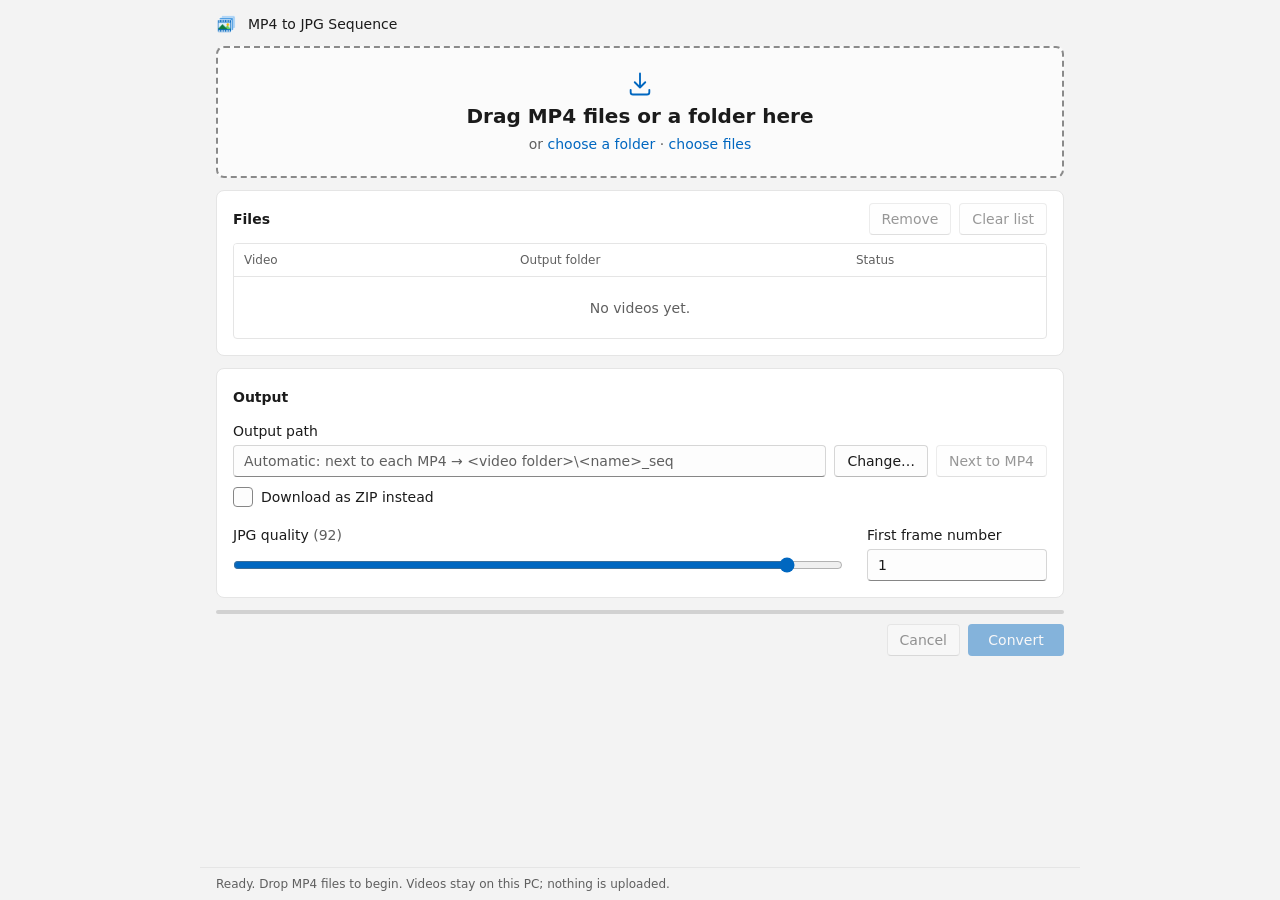
<file: mp4-to-jpg/index.html>
<!doctype html>
<html lang="en">
<head>
<meta charset="utf-8">
<meta name="viewport" content="width=device-width,initial-scale=1">
<title>MP4 to JPG Sequence</title>
<meta name="description" content="Turn MP4 videos into JPG image sequences. Drag and drop, runs in your browser, nothing is uploaded.">
<meta name="theme-color" content="#f3f3f3" media="(prefers-color-scheme: light)">
<meta name="theme-color" content="#202020" media="(prefers-color-scheme: dark)">
<link rel="manifest" href="manifest.webmanifest">
<link rel="icon" href="favicon.ico" sizes="any">
<link rel="icon" href="icon-192.png" type="image/png">
<link rel="apple-touch-icon" href="icon-192.png">
<link rel="stylesheet" href="style.css">
</head>
<body>
<div class="window">
  <header class="titlebar">
    <img src="icon-192.png" alt="" width="20" height="20">
    <h1>MP4 to JPG Sequence</h1>
    <button type="button" id="install" class="btn subtle" hidden>Install app</button>
  </header>

  <main class="content">
    <div id="unsupported" class="infobar warn" hidden></div>

    <section id="drop" class="drop" tabindex="0" role="button" aria-describedby="drop-hint">
      <svg class="drop-icon" viewBox="0 0 24 24" aria-hidden="true"><path d="M12 3v12m0 0-4.5-4.5M12 15l4.5-4.5M4 17v2a2 2 0 0 0 2 2h12a2 2 0 0 0 2-2v-2" fill="none" stroke="currentColor" stroke-width="1.6" stroke-linecap="round" stroke-linejoin="round"/></svg>
      <div class="drop-title">Drag MP4 files or a folder here</div>
      <div id="drop-hint" class="drop-hint">or <button type="button" id="pick-folder" class="link">choose a folder</button> · <button type="button" id="pick-files" class="link">choose files</button></div>
      <input type="file" id="file-input" accept=".mp4,.m4v,.mov,video/mp4,video/quicktime" multiple hidden>
    </section>

    <section class="card">
      <div class="card-head">
        <h2>Files</h2>
        <div class="row gap">
          <button type="button" id="remove" class="btn" disabled>Remove</button>
          <button type="button" id="clear" class="btn" disabled>Clear list</button>
        </div>
      </div>
      <div class="table-wrap">
        <table id="files">
          <thead><tr><th>Video</th><th class="col-out">Output folder</th><th class="col-status">Status</th></tr></thead>
          <tbody></tbody>
        </table>
        <div id="empty" class="empty">No videos yet.</div>
      </div>
    </section>

    <section class="card" id="trim-card" hidden>
      <div class="card-head">
        <h2>Trim <span id="trim-name" class="muted trim-name"></span></h2>
        <button type="button" id="tl-reset" class="btn">Reset</button>
      </div>
      <div class="trim-preview">
        <video id="trim-video" muted playsinline preload="auto"></video>
        <div id="trim-msg" class="trim-msg" hidden></div>
      </div>
      <div id="timeline" class="timeline" tabindex="0" role="group"
           aria-label="Timeline. Arrow keys move one frame, I sets the start, O sets the end, Space plays.">
        <canvas id="tl-thumbs" class="tl-thumbs"></canvas>
        <div class="tl-dim tl-dim-l"></div>
        <div class="tl-dim tl-dim-r"></div>
        <div class="tl-sel"></div>
        <div class="tl-handle tl-in" data-handle="in" title="Drag to trim the beginning"></div>
        <div class="tl-handle tl-out" data-handle="out" title="Drag to trim the end"></div>
        <div class="tl-head"></div>
      </div>
      <div class="trim-controls">
        <div class="row gap">
          <button type="button" id="tl-prev" class="btn icon" title="Previous frame (←)" aria-label="Previous frame">
            <svg viewBox="0 0 16 16" aria-hidden="true"><path d="M4 3v10M13 3 6 8l7 5z" fill="currentColor" stroke="currentColor" stroke-width="1.2" stroke-linejoin="round"/></svg>
          </button>
          <button type="button" id="tl-play" class="btn icon" title="Play the kept part (Space)" aria-label="Play">
            <svg class="i-play" viewBox="0 0 16 16" aria-hidden="true"><path d="M4.5 2.5v11l9-5.5z" fill="currentColor"/></svg>
            <svg class="i-pause" viewBox="0 0 16 16" aria-hidden="true"><path d="M4 2.5h3v11H4zM9 2.5h3v11H9z" fill="currentColor"/></svg>
          </button>
          <button type="button" id="tl-next" class="btn icon" title="Next frame (→)" aria-label="Next frame">
            <svg viewBox="0 0 16 16" aria-hidden="true"><path d="M12 3v10M3 3l7 5-7 5z" fill="currentColor" stroke="currentColor" stroke-width="1.2" stroke-linejoin="round"/></svg>
          </button>
          <span id="tl-now" class="tl-now"></span>
        </div>
        <div class="row gap">
          <button type="button" id="tl-set-in" class="btn" title="Start the sequence at this frame (I)">Set start</button>
          <button type="button" id="tl-set-out" class="btn" title="End the sequence at this frame (O)">Set end</button>
        </div>
      </div>
      <div class="trim-readout">
        <label class="tl-num">Start frame <input id="tl-in-num" class="input" type="number" min="1" step="1"> <span id="tl-in-time" class="muted"></span></label>
        <label class="tl-num">End frame <input id="tl-out-num" class="input" type="number" min="1" step="1"> <span id="tl-out-time" class="muted"></span></label>
        <span id="tl-count" class="tl-count"></span>
      </div>
    </section>

    <section class="card">
      <div class="card-head"><h2>Output</h2></div>
      <div class="field">
        <label for="out-path">Output path</label>
        <div class="row gap grow">
          <input id="out-path" class="input grow" readonly>
          <button type="button" id="out-change" class="btn">Change…</button>
          <button type="button" id="out-reset" class="btn" disabled>Next to MP4</button>
        </div>
        <label class="check"><input type="checkbox" id="out-zip"><span class="box"></span>Download as ZIP instead</label>
      </div>
      <div class="field-row">
        <div class="field">
          <label for="quality">JPG quality <span id="quality-val" class="muted"></span></label>
          <input id="quality" type="range" min="1" max="100" value="92">
        </div>
        <div class="field small">
          <label for="start">First frame number</label>
          <input id="start" class="input" type="number" min="0" max="999999" value="1">
        </div>
      </div>
    </section>

    <section class="actions">
      <div class="progress" role="progressbar" aria-valuemin="0" aria-valuemax="100" aria-valuenow="0">
        <div class="progress-bar"></div>
      </div>
      <div class="row gap end">
        <span id="progress-text" class="muted grow"></span>
        <button type="button" id="cancel" class="btn" disabled>Cancel</button>
        <button type="button" id="convert" class="btn accent" disabled>Convert</button>
      </div>
    </section>
  </main>

  <footer class="statusbar" id="status" aria-live="polite">Ready. Drop MP4 files to begin. Videos stay on this PC; nothing is uploaded.</footer>
</div>

<!-- Name dialog -->
<dialog id="name-dlg" class="dialog">
  <form method="dialog">
    <h3>Sequence name</h3>
    <p class="dlg-intro">Choose a name for the frames of <b id="dlg-video"></b>.</p>
    <div class="field">
      <label for="dlg-name">File name</label>
      <input id="dlg-name" class="input" maxlength="180" autocomplete="off" spellcheck="false">
    </div>
    <label class="check"><input type="checkbox" id="dlg-keep"><span class="box"></span>Keep the name</label>
    <label class="check" id="dlg-all-wrap"><input type="checkbox" id="dlg-all"><span class="box"></span><span id="dlg-all-text"></span></label>

    <fieldset class="preview">
      <legend>Preview</legend>
      <div><span class="muted">Folder:</span> <span id="dlg-prev-dir"></span></div>
      <div><span class="muted">Frames:</span> <span id="dlg-prev-file"></span></div>
      <div id="dlg-prev-note" class="hint" hidden></div>
    </fieldset>
    <div id="dlg-error" class="error"></div>
    <div class="dlg-buttons">
      <button type="submit" value="ok" id="dlg-ok" class="btn accent">Convert</button>
      <button type="submit" value="cancel" class="btn">Cancel</button>
    </div>
  </form>
</dialog>

<!-- Existing frames dialog -->
<dialog id="conflict-dlg" class="dialog">
  <form method="dialog">
    <h3><span class="warn-icon" aria-hidden="true">!</span> Folder already exists</h3>
    <p id="conflict-text"></p>
    <p>Do you want to replace them?</p>
    <div class="dlg-buttons">
      <button type="submit" value="replace" class="btn accent">Replace</button>
      <button type="submit" value="rename" class="btn">Choose another name</button>
      <button type="submit" value="cancel" class="btn">Cancel</button>
    </div>
  </form>
</dialog>

<script src="app.js"></script>
</body>
</html>
</file>
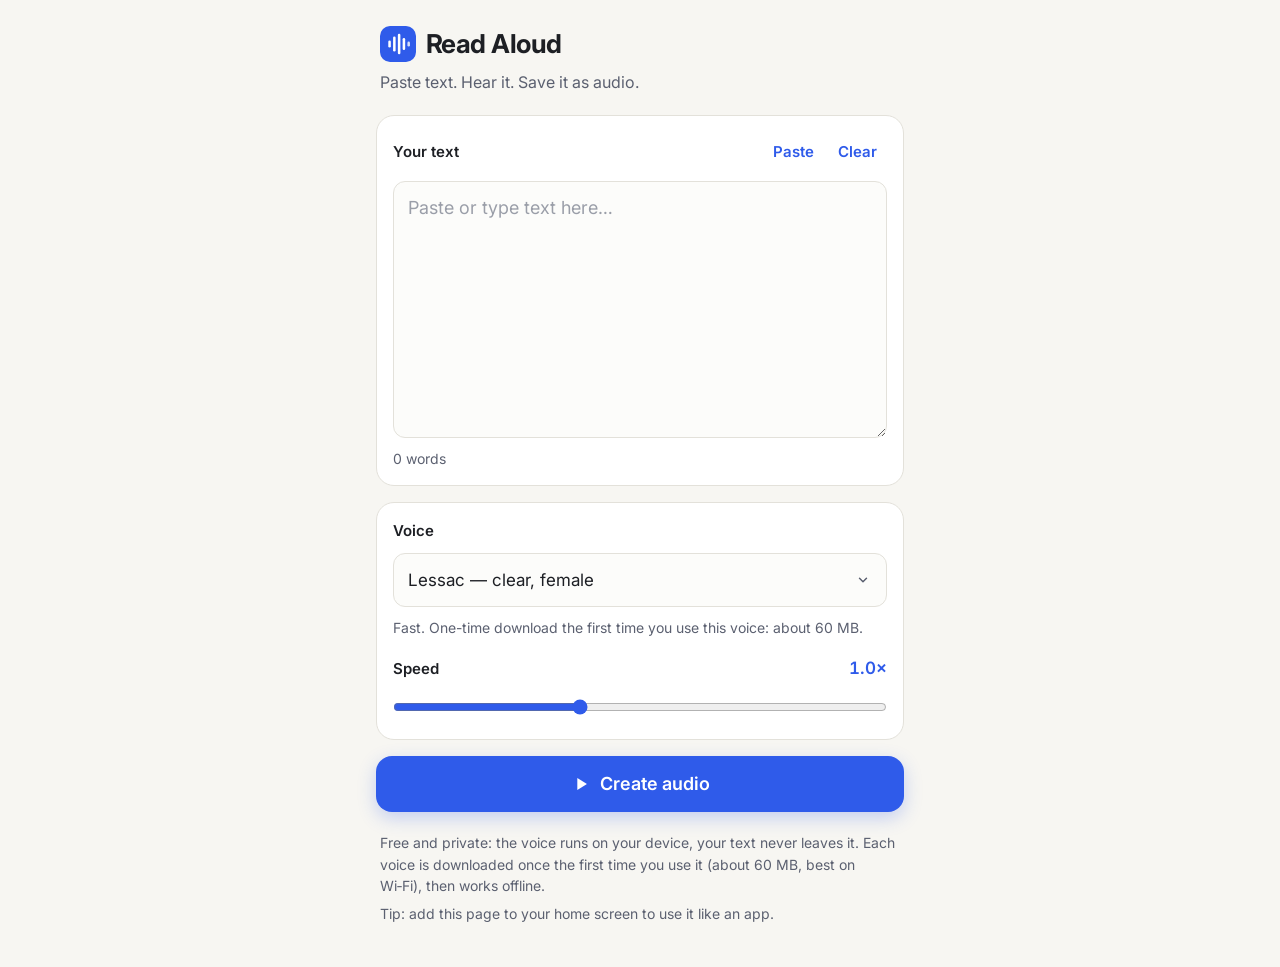
<file: voice/index.html>
<!doctype html>
<html lang="en">
<head>
<meta charset="utf-8">
<meta name="viewport" content="width=device-width,initial-scale=1,viewport-fit=cover">
<title>Read Aloud</title>
<meta name="description" content="Paste text, hear it in a natural voice, and export it as an audio file. Free, private, runs on your phone.">
<meta name="theme-color" content="#f7f6f2">
<meta name="color-scheme" content="light">
<link rel="manifest" href="manifest.webmanifest">
<link rel="icon" href="icon.svg" type="image/svg+xml">
<link rel="apple-touch-icon" href="icon-180.png">
<meta name="apple-mobile-web-app-capable" content="yes">
<meta name="apple-mobile-web-app-title" content="Read Aloud">
<meta name="apple-mobile-web-app-status-bar-style" content="default">
<link rel="preconnect" href="https://fonts.googleapis.com">
<link rel="preconnect" href="https://fonts.gstatic.com" crossorigin>
<link rel="stylesheet" href="https://fonts.googleapis.com/css2?family=Inter:wght@400;500;600;700&display=swap" crossorigin>
<link rel="stylesheet" href="style.css">
</head>
<body>
<main class="app">
  <header class="top">
    <div class="brand">
      <img src="icon.svg" alt="" width="36" height="36">
      <h1>Read Aloud</h1>
    </div>
    <p class="tagline">Paste text. Hear it. Save it as audio.</p>
  </header>

  <section class="card" aria-labelledby="text-label">
    <div class="card-head">
      <label id="text-label" for="text">Your text</label>
      <div class="tools">
        <button type="button" class="link-btn" id="paste-btn">Paste</button>
        <button type="button" class="link-btn" id="clear-btn">Clear</button>
      </div>
    </div>
    <textarea id="text" rows="8" placeholder="Paste or type text here…" spellcheck="true"></textarea>
    <div class="meta" id="text-meta">0 words</div>
  </section>

  <section class="card" aria-label="Voice settings">
    <label for="voice">Voice</label>
    <select id="voice">
      <optgroup label="Fast · American English">
        <option value="piper:en_US-lessac-medium">Lessac — clear, female</option>
        <option value="piper:en_US-hfc_female-medium">Hailey — warm, female</option>
        <option value="piper:en_US-amy-medium">Amy — bright, female</option>
        <option value="piper:en_US-ryan-medium">Ryan — calm, male</option>
        <option value="piper:en_US-hfc_male-medium">Hank — deep, male</option>
        <option value="piper:en_US-joe-medium">Joe — friendly, male</option>
      </optgroup>
      <optgroup label="Fast · British English">
        <option value="piper:en_GB-cori-medium">Cori — gentle, female</option>
        <option value="piper:en_GB-alba-medium">Alba — Scottish, female</option>
        <option value="piper:en_GB-alan-medium">Alan — classic, male</option>
        <option value="piper:en_GB-northern_english_male-medium">Northern — warm, male</option>
      </optgroup>
      <optgroup label="Fast · Russian">
        <option value="piper:ru_RU-irina-medium">Irina — female</option>
        <option value="piper:ru_RU-dmitri-medium">Dmitri — male</option>
        <option value="piper:ru_RU-denis-medium">Denis — male</option>
        <option value="piper:ru_RU-ruslan-medium">Ruslan — male</option>
      </optgroup>
      <optgroup label="HD · most natural, slow on phones">
        <option value="kokoro:af_heart">Heart HD — warm, female</option>
        <option value="kokoro:af_bella">Bella HD — bright, female</option>
        <option value="kokoro:am_michael">Michael HD — calm, male</option>
        <option value="kokoro:bf_emma">Emma HD — British, female</option>
        <option value="kokoro:bm_george">George HD — British, male</option>
      </optgroup>
    </select>
    <div class="meta" id="voice-meta"></div>

    <div class="speed-row">
      <label for="speed">Speed</label>
      <output id="speed-out" for="speed">1.0×</output>
    </div>
    <input type="range" id="speed" min="0.7" max="1.5" step="0.1" value="1">
  </section>

  <button type="button" class="primary" id="go-btn">
    <svg aria-hidden="true" viewBox="0 0 24 24" width="22" height="22"><path d="M8 5.5v13l10.5-6.5z" fill="currentColor"/></svg>
    <span id="go-label">Create audio</span>
  </button>

  <section class="status" id="status" hidden aria-live="polite">
    <div class="status-text" id="status-text"></div>
    <div class="bar"><div class="bar-fill" id="bar-fill"></div></div>
    <button type="button" class="link-btn" id="stop-btn">Stop</button>
  </section>

  <section class="card result" id="result" hidden aria-labelledby="result-title">
    <h2 id="result-title">Your audio</h2>
    <audio id="player" controls preload="auto"></audio>
    <div class="meta" id="result-meta"></div>
    <button type="button" class="primary export" id="export-btn">
      <svg aria-hidden="true" viewBox="0 0 24 24" width="22" height="22"><path d="M12 3v11m0 0-4.5-4.5M12 14l4.5-4.5M4.5 16.5v2.25A1.75 1.75 0 0 0 6.25 20.5h11.5a1.75 1.75 0 0 0 1.75-1.75V16.5" fill="none" stroke="currentColor" stroke-width="2" stroke-linecap="round" stroke-linejoin="round"/></svg>
      Export audio
    </button>
    <button type="button" class="secondary" id="share-btn" hidden>Share…</button>
  </section>

  <footer class="foot">
    <p>Free and private: the voice runs on your device, your text never leaves it. Each voice is downloaded once the first time you use it (about 60&nbsp;MB, best on Wi&#8209;Fi), then works offline.</p>
    <p class="tip">Tip: add this page to your home screen to use it like an app.</p>
  </footer>
</main>
<script type="module" src="app.js"></script>
</body>
</html>
</file>
<file: mp4-to-jpg/style.css>
/* Windows 11 look: Segoe UI, Mica-like surface, accent blue, 4px controls. */
:root {
  color-scheme: light;
  --bg: #f3f3f3;
  --surface: #fbfbfb;
  --card: #ffffff;
  --card-border: #e5e5e5;
  --text: #1b1b1b;
  --muted: #5f5f5f;
  --control: #fdfdfd;
  --control-hover: #f6f6f6;
  --control-press: #f0f0f0;
  --control-border: #d6d6d6;
  --control-bottom: #b9b9b9;
  --input-bottom: #868686;
  --accent: #0067c0;
  --accent-hover: #1975c5;
  --accent-press: #3183ca;
  --on-accent: #ffffff;
  --row-alt: #f9f9f9;
  --row-sel: #e5f1fb;
  --drop-border: #8a8a8a;
  --drop-bg: #fbfbfb;
  --drop-hover: #e5f1fb;
  --track: #d1d1d1;
  --error: #c42b1c;
  --warn-bg: #fff4ce;
  --warn-text: #5c4400;
  --ok: #0f7b0f;
  --shadow: 0 8px 32px rgba(0,0,0,.18), 0 2px 8px rgba(0,0,0,.08);
  --focus: #000000;
}
@media (prefers-color-scheme: dark) {
  :root:not([data-theme="light"]) {
    color-scheme: dark;
    --bg: #202020;
    --surface: #272727;
    --card: #2b2b2b;
    --card-border: #1d1d1d;
    --text: #ffffff;
    --muted: #c5c5c5;
    --control: #373737;
    --control-hover: #3c3c3c;
    --control-press: #323232;
    --control-border: #3f3f3f;
    --control-bottom: #4a4a4a;
    --input-bottom: #9a9a9a;
    --accent: #4cc2ff;
    --accent-hover: #48b1e8;
    --accent-press: #42a1d2;
    --on-accent: #000000;
    --row-alt: #2f2f2f;
    --row-sel: #0b3a5c;
    --drop-border: #8a8a8a;
    --drop-bg: #2b2b2b;
    --drop-hover: #0b3a5c;
    --track: #5a5a5a;
    --error: #ff99a4;
    --warn-bg: #433519;
    --warn-text: #fce100;
    --ok: #6ccb5f;
    --shadow: 0 8px 32px rgba(0,0,0,.5), 0 2px 8px rgba(0,0,0,.3);
    --focus: #ffffff;
  }
}
:root[data-theme="dark"] { color-scheme: dark; }

* { box-sizing: border-box; }
html, body { margin: 0; }
body {
  background: var(--bg);
  color: var(--text);
  font: 14px/20px "Segoe UI Variable Text", "Segoe UI", system-ui, -apple-system, sans-serif;
  min-height: 100vh;
}
button, input { font: inherit; color: inherit; }
[hidden] { display: none !important; }

.window {
  max-width: 880px;
  margin: 0 auto;
  min-height: 100vh;
  display: flex;
  flex-direction: column;
}
.titlebar {
  display: flex; align-items: center; gap: 12px;
  padding: 14px 16px 6px;
}
.titlebar h1 { font-size: 14px; font-weight: 400; margin: 0; flex: 1; }
.content { flex: 1; display: flex; flex-direction: column; gap: 12px; padding: 6px 16px 12px; }

.row { display: flex; align-items: center; }
.gap { gap: 8px; }
.grow { flex: 1; min-width: 0; }
.end { justify-content: flex-end; }
.muted { color: var(--muted); }

/* Drop zone */
.drop {
  border: 2px dashed var(--drop-border);
  border-radius: 8px;
  background: var(--drop-bg);
  min-height: 132px;
  display: flex; flex-direction: column; align-items: center; justify-content: center;
  gap: 4px; padding: 16px; text-align: center; cursor: pointer;
  transition: background .12s, border-color .12s;
}
.drop:hover, .drop.over { background: var(--drop-hover); border-color: var(--accent); }
.drop.disabled { opacity: .5; pointer-events: none; }
.drop:focus-visible { outline: 2px solid var(--focus); outline-offset: 2px; }
.drop-icon { width: 28px; height: 28px; color: var(--accent); }
.drop-title { font-size: 20px; line-height: 28px; font-weight: 600; }
.drop-hint { color: var(--muted); }
.link {
  background: none; border: 0; padding: 0; color: var(--accent); cursor: pointer; text-decoration: none;
}
.link:hover { text-decoration: underline; }

/* Cards */
.card {
  background: var(--card);
  border: 1px solid var(--card-border);
  border-radius: 8px;
  padding: 12px 16px 16px;
}
.card-head { display: flex; align-items: center; justify-content: space-between; margin-bottom: 8px; min-height: 32px; }
.card h2 { font-size: 14px; font-weight: 600; margin: 0; }

/* Buttons */
.btn {
  min-height: 32px; padding: 5px 12px;
  background: var(--control);
  border: 1px solid var(--control-border);
  border-bottom-color: var(--control-bottom);
  border-radius: 4px;
  cursor: pointer;
  white-space: nowrap;
}
.btn:hover { background: var(--control-hover); }
.btn:active { background: var(--control-press); color: var(--muted); }
.btn:disabled { opacity: .45; cursor: default; background: var(--control); color: var(--text); }
.btn.accent { background: var(--accent); border-color: transparent; color: var(--on-accent); min-width: 96px; }
.btn.accent:hover { background: var(--accent-hover); }
.btn.accent:active { background: var(--accent-press); color: var(--on-accent); }
.btn.subtle { background: transparent; border-color: transparent; }
.btn.subtle:hover { background: var(--control-hover); }
.btn:focus-visible, .input:focus-visible, .link:focus-visible { outline: 2px solid var(--focus); outline-offset: 1px; }

/* Inputs */
.input {
  min-height: 32px; padding: 5px 10px;
  background: var(--control);
  border: 1px solid var(--control-border);
  border-bottom: 1px solid var(--input-bottom);
  border-radius: 4px;
  outline: none;
}
.input:focus { border-bottom: 2px solid var(--accent); padding-bottom: 4px; background: var(--card); }
.input[readonly], .input.readonly { color: var(--muted); }
.input.readonly { display: flex; align-items: center; overflow: hidden; text-overflow: ellipsis; white-space: nowrap; }
.input:disabled { opacity: .5; }
.field { display: flex; flex-direction: column; gap: 4px; margin-bottom: 12px; }
.field label { font-size: 14px; }
.field-row { display: flex; gap: 24px; flex-wrap: wrap; align-items: flex-end; }
.field-row .field { flex: 1; min-width: 200px; margin-bottom: 0; }
.field-row .field.small { flex: 0 0 180px; min-width: 150px; }

input[type="range"] { accent-color: var(--accent); width: 100%; height: 32px; margin: 0; }

/* Table */
.table-wrap { border: 1px solid var(--card-border); border-radius: 4px; max-height: 240px; overflow: auto; position: relative; min-height: 96px; }
table { width: 100%; border-collapse: collapse; table-layout: fixed; }
th, td { text-align: left; padding: 6px 10px; overflow: hidden; text-overflow: ellipsis; white-space: nowrap; }
th { font-weight: 400; color: var(--muted); position: sticky; top: 0; background: var(--card); border-bottom: 1px solid var(--card-border); font-size: 12px; }
tbody tr:nth-child(even) { background: var(--row-alt); }
tbody tr { cursor: default; }
tbody tr.sel { background: var(--row-sel); }
th:first-child { width: 34%; }
.col-status { width: 200px; }
td.st-done { color: var(--ok); }
td.st-error { color: var(--error); }
.empty { position: absolute; inset: 34px 0 0; display: grid; place-items: center; color: var(--muted); pointer-events: none; }

/* Progress */
.actions { display: flex; flex-direction: column; gap: 10px; }
.progress { height: 4px; border-radius: 2px; background: var(--track); overflow: hidden; }
.progress-bar { height: 100%; width: 0; background: var(--accent); border-radius: 2px; transition: width .15s linear; }
.progress.indeterminate .progress-bar { width: 30%; animation: indet 1.4s ease-in-out infinite; }
@keyframes indet { from { transform: translateX(-100%); } to { transform: translateX(340%); } }

.statusbar {
  border-top: 1px solid var(--card-border);
  padding: 6px 16px; font-size: 12px; color: var(--muted);
  white-space: nowrap; overflow: hidden; text-overflow: ellipsis;
}
.infobar { border-radius: 4px; padding: 10px 14px; }
.infobar.warn { background: var(--warn-bg); color: var(--warn-text); }

/* Dialogs */
.dialog {
  border: 1px solid var(--card-border);
  border-radius: 8px;
  padding: 0;
  width: min(540px, calc(100vw - 32px));
  background: var(--card);
  color: var(--text);
  box-shadow: var(--shadow);
}
.dialog::backdrop { background: rgba(0,0,0,.3); }
.dialog form { padding: 24px 24px 0; }
.dialog h3 { font-size: 20px; line-height: 28px; font-weight: 600; margin: 0 0 12px; display: flex; align-items: center; gap: 10px; }
.dlg-intro { margin: 0 0 16px; overflow-wrap: anywhere; }
.dlg-buttons {
  display: flex; gap: 8px; justify-content: flex-end; flex-wrap: wrap;
  margin: 20px -24px 0; padding: 24px; background: var(--surface); border-top: 1px solid var(--card-border);
  border-radius: 0 0 8px 8px;
}
.dlg-buttons .btn { min-width: 110px; }
.hint { font-size: 12px; color: var(--muted); }
.preview .hint { margin-top: 6px; line-height: 16px; }
.error { color: var(--error); min-height: 20px; margin-top: 8px; }
.preview { border: 1px solid var(--card-border); border-radius: 4px; padding: 8px 12px; margin: 4px 0 0; overflow-wrap: anywhere; }
.preview legend { color: var(--muted); padding: 0 4px; font-size: 12px; }
.warn-icon {
  display: inline-grid; place-items: center; width: 22px; height: 22px; border-radius: 50%;
  background: #f7c600; color: #000; font-size: 14px; font-weight: 700;
}
#conflict-text { overflow-wrap: anywhere; }

/* Windows-style checkbox */
.check { display: flex; align-items: center; gap: 8px; min-height: 32px; cursor: pointer; user-select: none; }
.check input { position: absolute; opacity: 0; width: 0; height: 0; }
.check .box {
  width: 20px; height: 20px; flex: none; border-radius: 4px;
  border: 1px solid var(--input-bottom); background: var(--control);
  display: grid; place-items: center;
}
.check input:checked + .box { background: var(--accent); border-color: var(--accent); }
.check input:checked + .box::after {
  content: ""; width: 10px; height: 5px; margin-top: -3px;
  border-left: 2px solid var(--on-accent); border-bottom: 2px solid var(--on-accent); transform: rotate(-45deg);
}
.check input:focus-visible + .box { outline: 2px solid var(--focus); outline-offset: 1px; }
.check input:disabled ~ * { opacity: .45; }
.check:has(input:disabled) { cursor: default; }

/* Trim card */
.trim-name { font-weight: 400; margin-left: 6px; }
.trim-preview {
  position: relative; background: #000; border-radius: 4px; overflow: hidden;
  aspect-ratio: 16 / 9; max-height: 340px; width: 100%; margin: 0 auto 12px;
  display: grid; place-items: center;
}
.trim-preview video { width: 100%; height: 100%; object-fit: contain; display: block; }
.trim-msg { position: absolute; inset: 0; display: grid; place-items: center; padding: 16px; text-align: center; color: #e0e0e0; font-size: 13px; }

.timeline {
  position: relative; height: 56px; border-radius: 4px; background: var(--control-press);
  touch-action: none; user-select: none; cursor: pointer; margin: 0 10px;
}
.timeline:focus-visible { outline: 2px solid var(--focus); outline-offset: 3px; }
.timeline.disabled { pointer-events: none; opacity: .6; }
.tl-thumbs { position: absolute; inset: 0; width: 100%; height: 100%; border-radius: 4px; }
.tl-dim { position: absolute; top: 0; bottom: 0; background: rgba(0, 0, 0, .58); pointer-events: none; }
.tl-dim-l { left: 0; border-radius: 4px 0 0 4px; }
.tl-dim-r { right: 0; border-radius: 0 4px 4px 0; }
.tl-sel { position: absolute; top: -2px; bottom: -2px; border-top: 3px solid var(--accent); border-bottom: 3px solid var(--accent); pointer-events: none; }
.tl-handle {
  position: absolute; top: -2px; bottom: -2px; width: 12px; background: var(--accent); cursor: ew-resize;
  display: grid; place-items: center; z-index: 2;
}
.tl-handle::after { content: ""; width: 2px; height: 18px; border-radius: 1px; background: var(--on-accent); opacity: .9; }
.tl-in { border-radius: 4px 0 0 4px; transform: translateX(-100%); }
.tl-out { border-radius: 0 4px 4px 0; }
.tl-handle:hover { filter: brightness(1.12); }
.tl-head {
  position: absolute; top: -6px; bottom: -6px; width: 2px; margin-left: -1px; background: var(--text);
  box-shadow: 0 0 0 1px var(--card); pointer-events: none; z-index: 3; border-radius: 1px;
}

.trim-controls { display: flex; justify-content: space-between; align-items: center; gap: 8px; flex-wrap: wrap; margin-top: 14px; }
.btn.icon { min-width: 36px; padding: 5px 8px; display: inline-grid; place-items: center; }
.btn.icon svg { width: 14px; height: 14px; }
#tl-play .i-pause { display: none; }
#tl-play.playing .i-play { display: none; }
#tl-play.playing .i-pause { display: block; }
.tl-now { font-variant-numeric: tabular-nums; color: var(--muted); margin-left: 6px; }

.trim-readout { display: flex; align-items: center; gap: 8px 24px; flex-wrap: wrap; margin-top: 12px; font-variant-numeric: tabular-nums; }
.tl-num { display: flex; align-items: center; gap: 8px; }
.tl-num .input { width: 96px; }
.tl-count { margin-left: auto; font-weight: 600; }

@media (max-width: 600px) {
  .col-out { display: none; }
  td.col-out { display: none; }
  .titlebar, .content { padding-left: 16px; padding-right: 16px; }
  .field .row.gap { flex-wrap: wrap; }
  .field .row.gap .input { flex-basis: 100%; }
  .drop-title { font-size: 17px; }
  .tl-count { margin-left: 0; }
  .trim-controls { justify-content: flex-start; }
}
</file>
<file: voice/style.css>
:root {
  --bg: #f7f6f2;
  --surface: #ffffff;
  --ink: #1d1f24;
  --ink-soft: #5b6070;
  --line: #e3e1da;
  --accent: #2f5bea;
  --accent-ink: #ffffff;
  --accent-soft: #e8eeff;
  --danger: #b42318;
  --radius: 18px;
  color-scheme: light;
}

* { box-sizing: border-box; }

html { -webkit-text-size-adjust: 100%; }

body {
  margin: 0;
  background: var(--bg);
  color: var(--ink);
  font: 400 17px/1.55 "Inter", system-ui, -apple-system, "Segoe UI", Roboto, sans-serif;
  -webkit-font-smoothing: antialiased;
}

.app {
  max-width: 560px;
  margin: 0 auto;
  padding: calc(20px + env(safe-area-inset-top)) 16px calc(32px + env(safe-area-inset-bottom));
  display: flex;
  flex-direction: column;
  gap: 16px;
}

.top { padding: 4px 4px 4px; }
.brand { display: flex; align-items: center; gap: 10px; }
.brand img { border-radius: 10px; }
h1 { font-size: 26px; font-weight: 700; letter-spacing: -0.02em; margin: 0; }
.tagline { margin: 6px 0 0; color: var(--ink-soft); font-size: 16px; }

.card {
  background: var(--surface);
  border: 1px solid var(--line);
  border-radius: var(--radius);
  padding: 16px;
  display: flex;
  flex-direction: column;
  gap: 10px;
}

label, h2 { font-size: 15px; font-weight: 600; margin: 0; }
h2 { font-size: 17px; }

.card-head { display: flex; justify-content: space-between; align-items: center; }
.tools { display: flex; gap: 4px; }

textarea {
  width: 100%;
  min-height: 190px;
  resize: vertical;
  border: 1px solid var(--line);
  border-radius: 12px;
  padding: 12px 14px;
  font: inherit;
  font-size: 18px;
  line-height: 1.6;
  color: var(--ink);
  background: #fcfcfa;
}
textarea::placeholder { color: #9a9ea8; }

textarea:focus, select:focus { outline: none; border-color: var(--accent); box-shadow: 0 0 0 3px var(--accent-soft); }

select {
  width: 100%;
  appearance: none;
  -webkit-appearance: none;
  border: 1px solid var(--line);
  border-radius: 12px;
  padding: 13px 44px 13px 14px;
  font: inherit;
  color: var(--ink);
  background: #fcfcfa url("data:image/svg+xml,%3Csvg xmlns='http://www.w3.org/2000/svg' width='14' height='14' viewBox='0 0 24 24'%3E%3Cpath d='m6 9 6 6 6-6' fill='none' stroke='%235b6070' stroke-width='2.5' stroke-linecap='round' stroke-linejoin='round'/%3E%3C/svg%3E") no-repeat right 16px center;
}

.speed-row { display: flex; justify-content: space-between; align-items: baseline; margin-top: 6px; }
output { font-weight: 600; color: var(--accent); font-variant-numeric: tabular-nums; }

input[type=range] { width: 100%; accent-color: var(--accent); height: 32px; margin: 0; }

.meta { font-size: 14px; color: var(--ink-soft); }

button { font: inherit; cursor: pointer; -webkit-tap-highlight-color: transparent; }

.link-btn {
  background: none;
  border: 0;
  color: var(--accent);
  font-weight: 600;
  font-size: 15px;
  padding: 8px 10px;
  border-radius: 10px;
}
.link-btn:active { background: var(--accent-soft); }

.primary {
  display: flex;
  align-items: center;
  justify-content: center;
  gap: 8px;
  width: 100%;
  min-height: 56px;
  border: 0;
  border-radius: 16px;
  background: var(--accent);
  color: var(--accent-ink);
  font-size: 18px;
  font-weight: 600;
  box-shadow: 0 6px 18px rgba(47, 91, 234, 0.25);
  transition: transform .08s ease, opacity .15s ease;
}
.primary:active { transform: scale(0.98); }
.primary:disabled { opacity: .55; box-shadow: none; cursor: default; }

.export { background: #16794c; box-shadow: 0 6px 18px rgba(22, 121, 76, 0.25); }

.secondary {
  width: 100%;
  min-height: 48px;
  border: 1px solid var(--line);
  border-radius: 14px;
  background: var(--surface);
  color: var(--ink);
  font-weight: 600;
}

.status {
  display: grid;
  grid-template-columns: 1fr auto;
  align-items: center;
  gap: 8px 12px;
  padding: 4px 4px;
}
.status-text { font-size: 15px; color: var(--ink-soft); }
.status-text.error { color: var(--danger); }
.bar { grid-column: 1 / -1; grid-row: 2; height: 6px; background: var(--line); border-radius: 99px; overflow: hidden; }
.bar-fill { height: 100%; width: 0; background: var(--accent); border-radius: 99px; transition: width .25s ease; }
#stop-btn { grid-column: 2; grid-row: 1; }

audio { width: 100%; }

.foot { color: var(--ink-soft); font-size: 14px; padding: 4px; }
.foot p { margin: 0 0 6px; }

[hidden] { display: none !important; }
</file>
